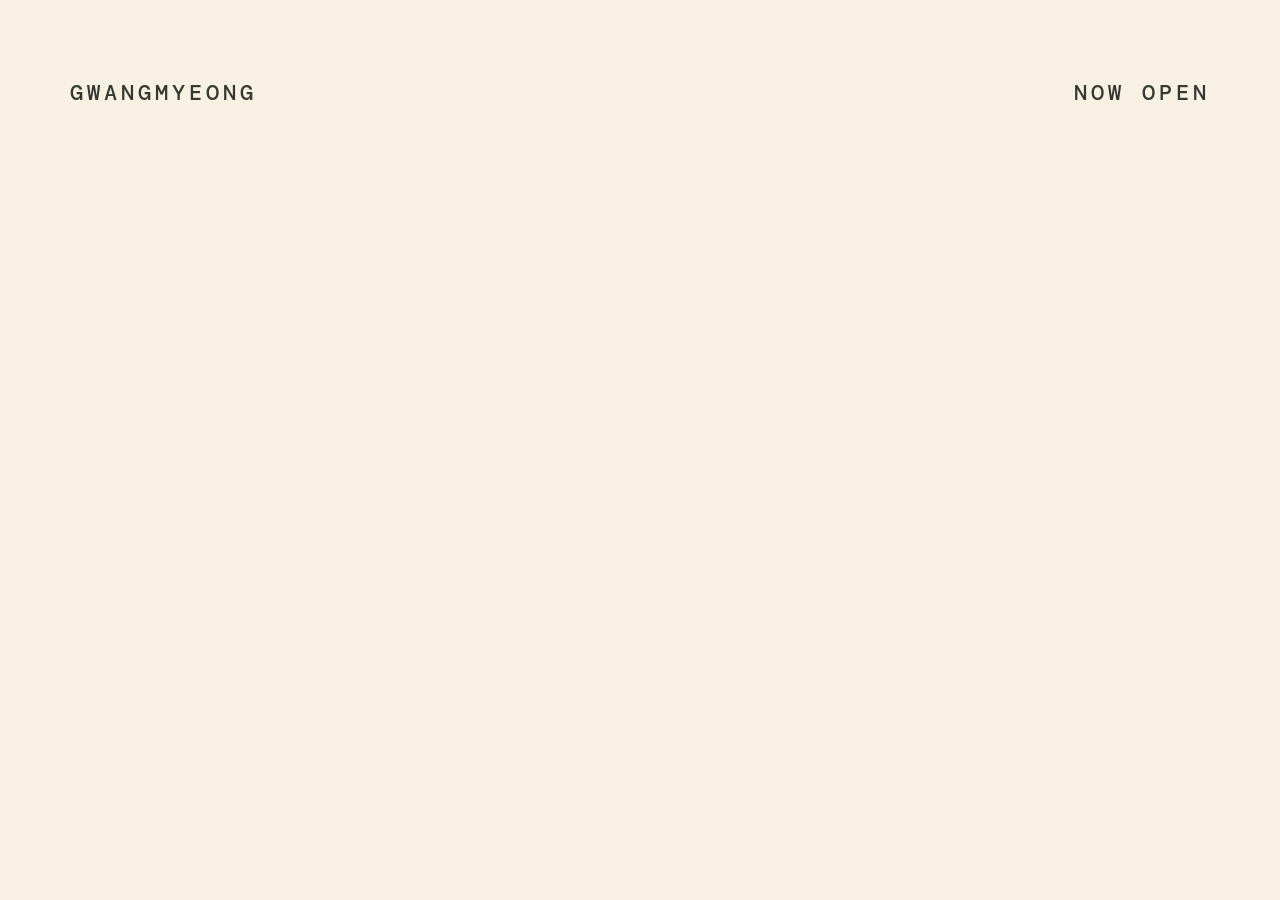
<file: gahaksan-arboretum/index.html>
<!doctype html>
<html><head><meta charset="utf-8">
<style>
@font-face { font-family: "Black Han Sans"; src: url(fonts/BlackHanSans-Regular.ttf); }
@font-face { font-family: "Inter Tight"; src: url(fonts/InterTight.ttf); font-weight: 100 900; }
@font-face { font-family: "DM Mono"; src: url(fonts/DMMono-Medium.ttf); font-weight: 500; }
html,body { margin:0; background:#000; overflow:hidden; }
canvas { display:block; }
</style></head>
<body>
<canvas id="c"></canvas>
<script src="engine.js"></script>
<script src="film.js"></script>
<script>
const cv = document.getElementById('c');
cv.width = G.W; cv.height = G.H;
const ctx = cv.getContext('2d');
window.DUR = FILM.DUR;
window.EV = FILM.EV;
window.render = (t) => FILM.render(ctx, t);
window.TEXTS = (t) => { FILM.render(ctx, t); return FILM.texts(); };
Promise.all([
  '40px "Black Han Sans"', '900 40px "Inter Tight"', '500 20px "DM Mono"',
].map((f) => document.fonts.load(f, 'Aa가학산수목원환영의정원온재사계도담숲이끼무료개테마'))).then(() => { render(0); window.READY = true; });
</script>
</body></html>
</file>
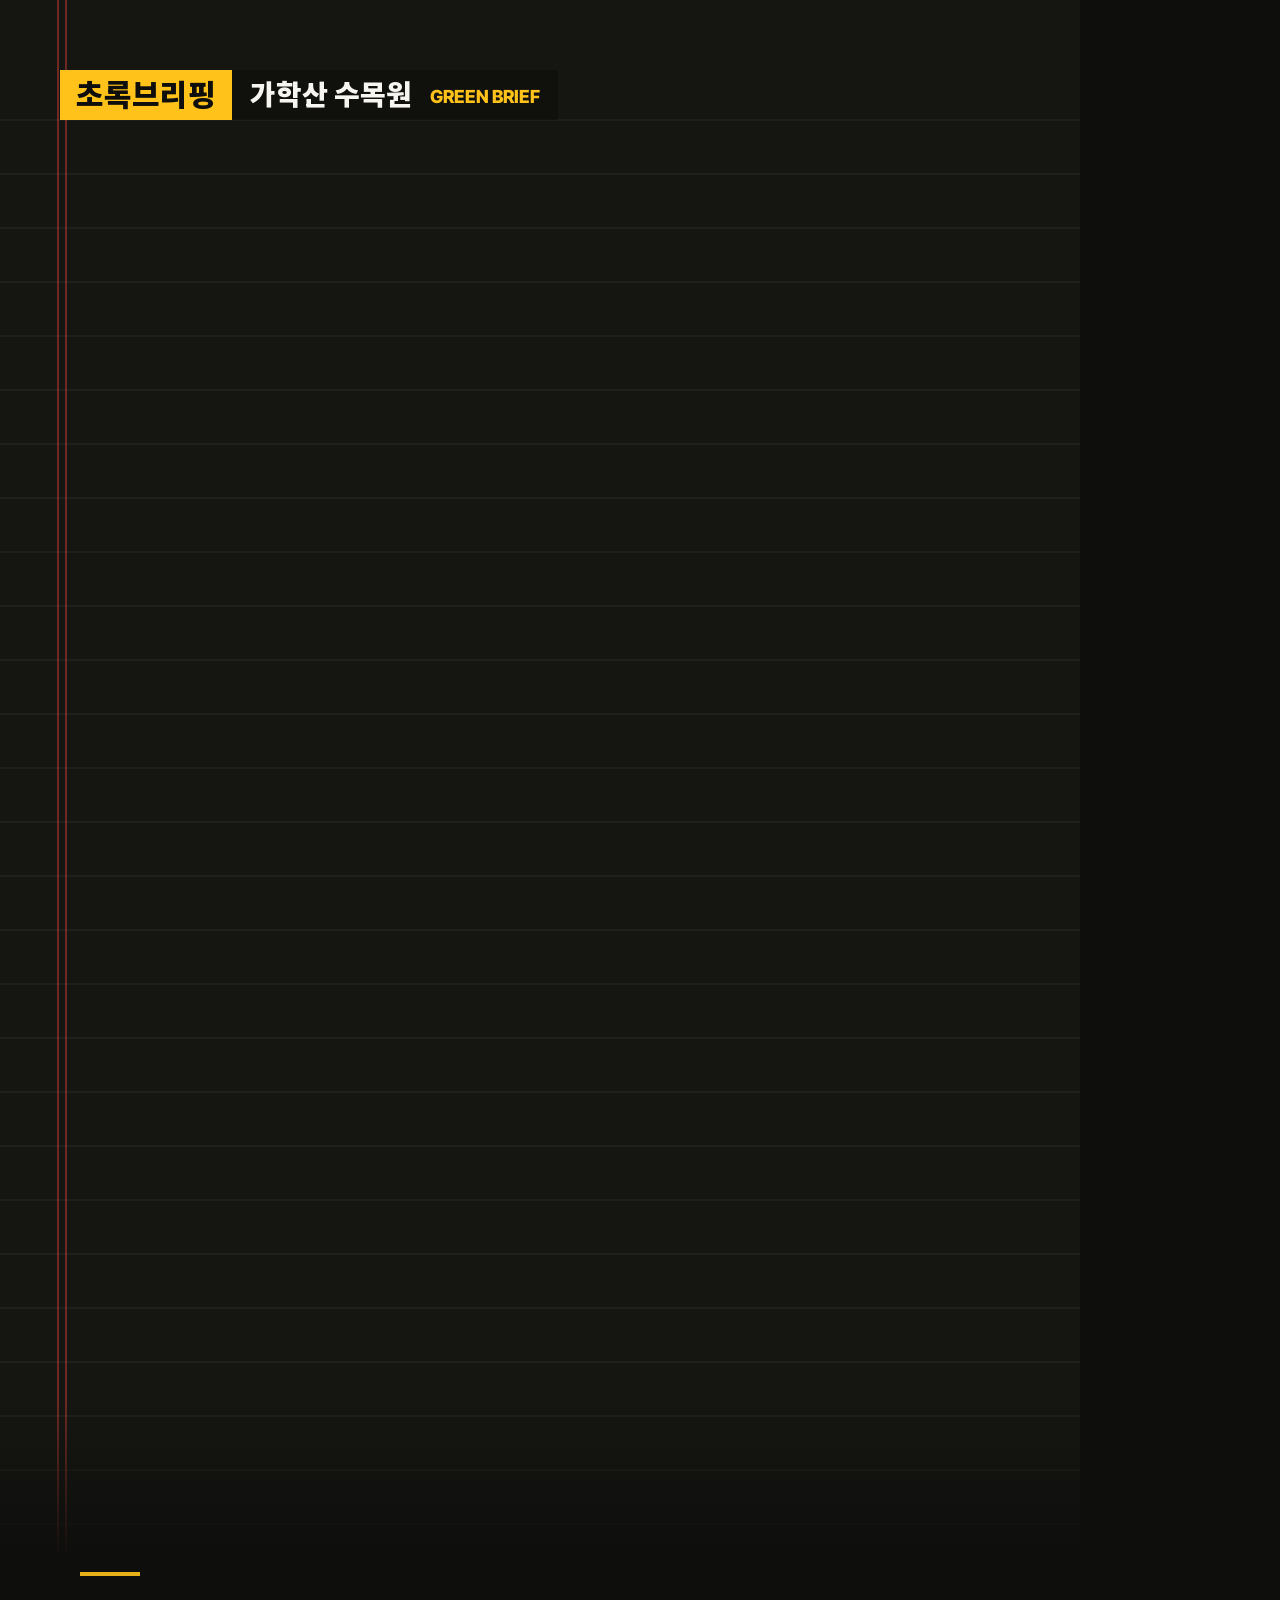
<file: gahaksan-caption-news/index.html>
<!doctype html>
<html><head><meta charset="utf-8"><title>가학산 수목원 개장</title>
<style>
@font-face{font-family:'KR9';font-weight:900;src:url(fonts/kr900.woff2) format('woff2');font-display:block}
@font-face{font-family:'KR5';font-weight:500;src:url(fonts/kr500.woff2) format('woff2');font-display:block}
@font-face{font-family:'IT';font-weight:100 900;src:url(fonts/InterTight.ttf);font-display:block}
html,body{margin:0;background:#0E0E0C;overflow:hidden}
canvas{display:block}
</style></head>
<body><canvas id="out" width="1080" height="1920"></canvas>
<script src="film.js"></script>
</body></html>
</file>
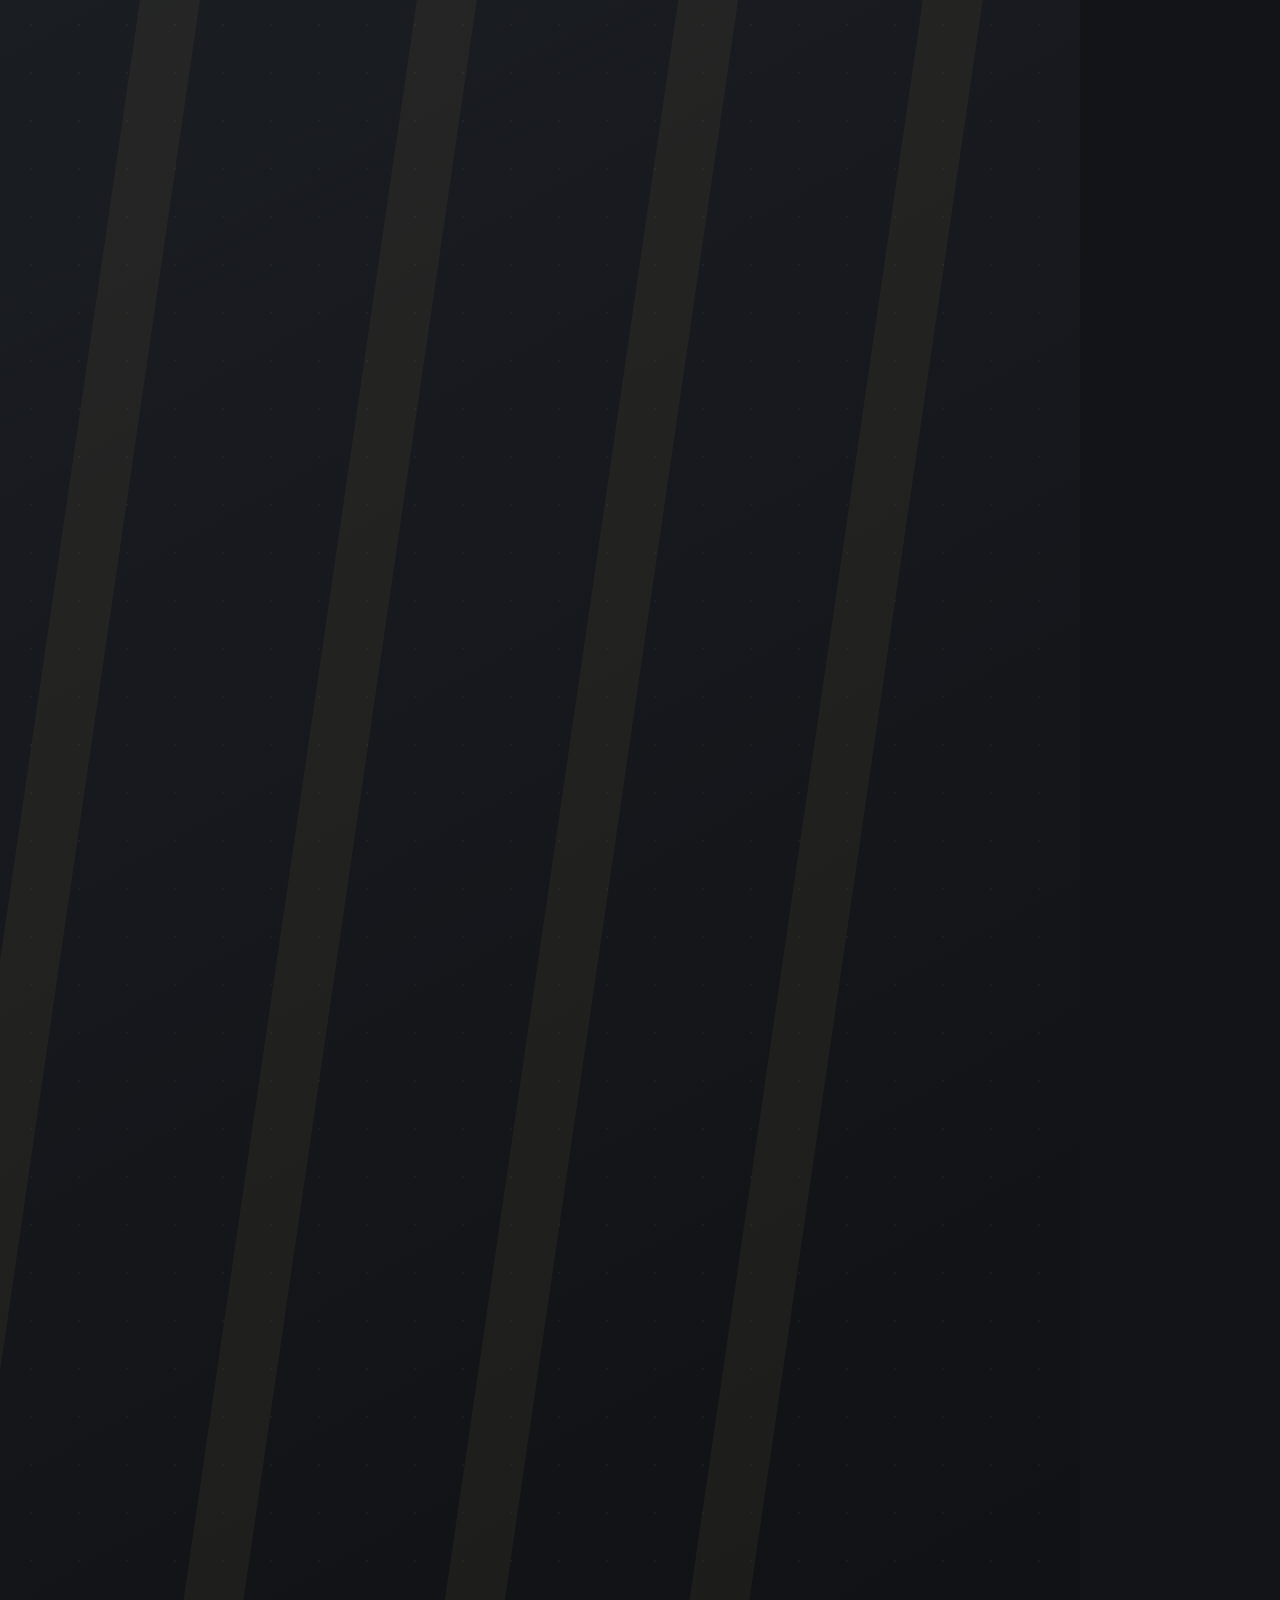
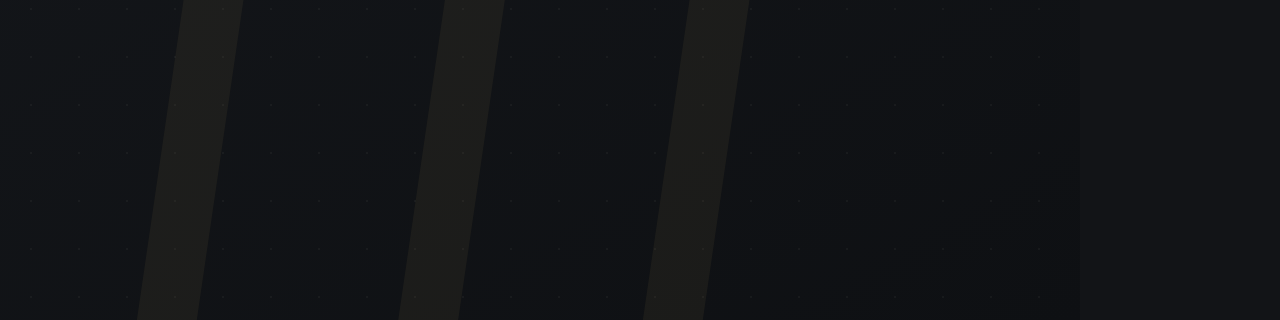
<file: gwangmyeong-dome-petition/index.html>
<!doctype html>
<html><head><meta charset="utf-8"><title>광명 돔구장 유치 서명운동</title>
<style>
@font-face{font-family:'KR';font-weight:900;src:url(fonts/kr900.woff2) format('woff2');font-display:block}
@font-face{font-family:'KR';font-weight:700;src:url(fonts/kr700.woff2) format('woff2');font-display:block}
@font-face{font-family:'Barlow';font-weight:800;src:url(fonts/b800.woff2) format('woff2');font-display:block}
@font-face{font-family:'Barlow';font-weight:600;src:url(fonts/b600.woff2) format('woff2');font-display:block}
@font-face{font-family:'Plex';font-weight:500;src:url(fonts/plex500.woff2) format('woff2');font-display:block}
html,body{margin:0;background:#121417;overflow:hidden}
canvas{display:block}
</style></head>
<body><canvas id="out" width="1080" height="1920"></canvas>
<script src="film.js"></script>
</body></html>
</file>
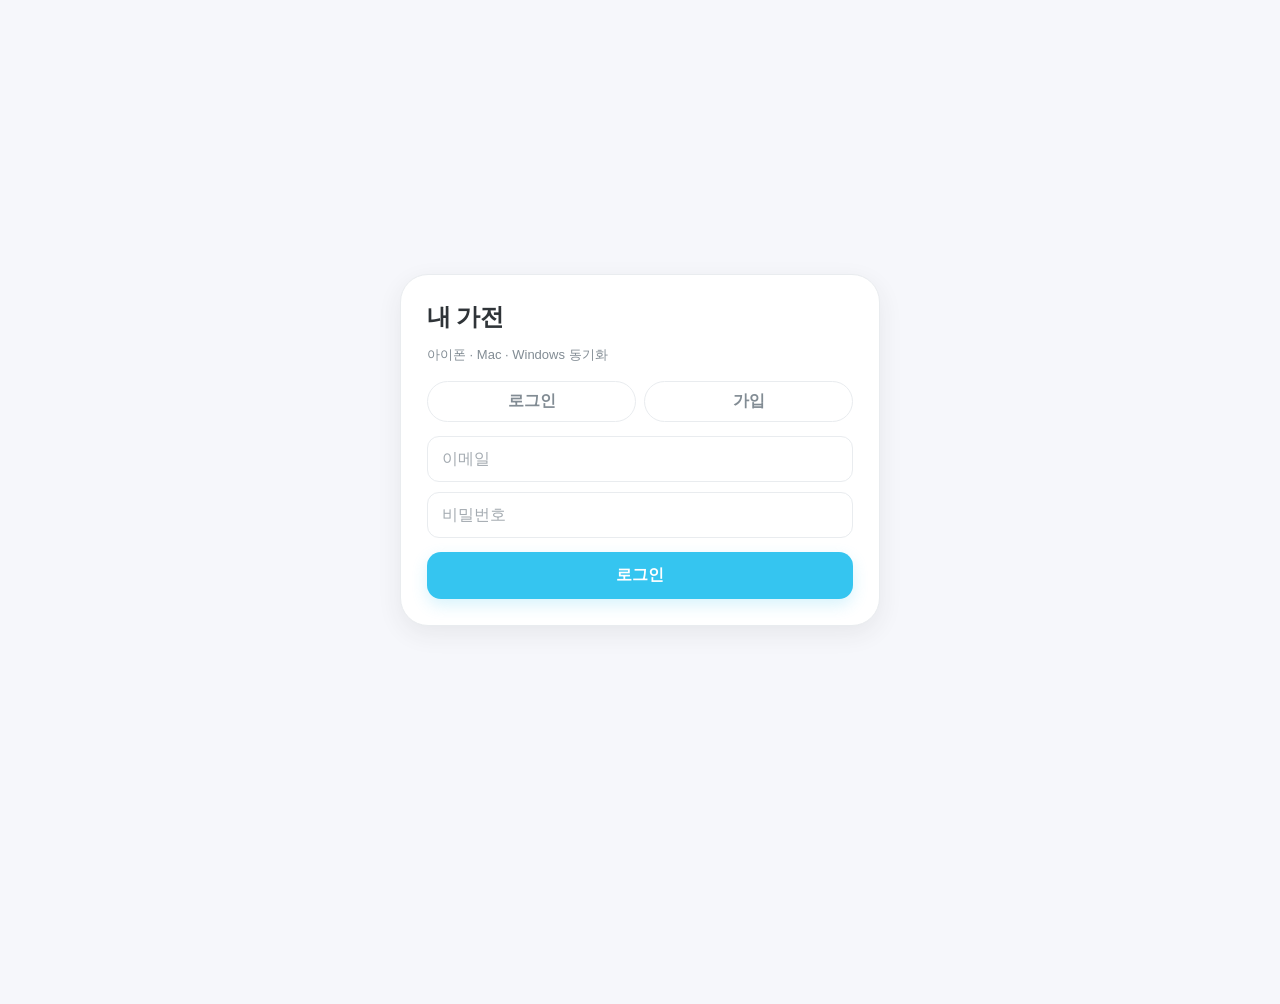
<file: home-style-board/index.html>
<!doctype html><html lang="ko"><head><meta charset="utf-8"><meta name="viewport" content="width=device-width,initial-scale=1,viewport-fit=cover"><meta name="theme-color" content="#f5f1eb"><meta name="apple-mobile-web-app-capable" content="yes"><meta name="apple-mobile-web-app-status-bar-style" content="default"><meta name="apple-mobile-web-app-title" content="내 가전"><title>내 가전</title><style>
:root{--b:#f5f1eb;--c:#fffdf9;--i:#23211f;--m:#817970;--l:#e5ddd3;--a:#2f5d50;--s:#e7efec}*{box-sizing:border-box}body{margin:0;background:var(--b);color:var(--i);font-family:-apple-system,BlinkMacSystemFont,"Apple SD Gothic Neo",sans-serif;padding-bottom:90px}button,input,select,textarea{font:inherit}button{cursor:pointer}input,select,textarea{width:100%;border:1px solid var(--l);background:#fff;border-radius:13px;padding:11px 12px}.hide{display:none!important}.center{min-height:100vh;display:grid;place-items:center;padding:18px}.box{width:min(480px,100%);background:var(--c);border:1px solid var(--l);border-radius:24px;padding:22px}.box h1,.top h1{margin:0;letter-spacing:-.04em}.muted{color:var(--m);font-size:13px}.tabs{display:flex;gap:7px;margin:14px 0}.tabs button,.chip,.mini{border:1px solid var(--l);background:var(--c);border-radius:999px;padding:8px 11px}.tabs button{flex:1}.on,.primary{background:var(--a)!important;color:#fff!important;border-color:var(--a)!important}.field{margin-top:10px}.primary{border:0;border-radius:13px;padding:12px 14px;font-weight:700}.full{width:100%;margin-top:14px}.msg{margin-top:10px;background:#f1ece5;border-radius:11px;padding:9px;font-size:12px}.wrap{max-width:980px;margin:auto;padding:18px 14px}.top{display:flex;justify-content:space-between;gap:12px;align-items:end}.budget{background:var(--c);border:1px solid var(--l);border-radius:15px;padding:9px 11px;text-align:right}.budget small{display:block;color:var(--m)}.tools{display:grid;grid-template-columns:1fr auto auto;gap:8px;margin:14px 0 10px}.tools button{border-radius:12px}.chips{display:flex;gap:7px;overflow:auto;padding-bottom:10px}.meta{display:flex;justify-content:space-between;align-items:center;color:var(--m);font-size:12px;margin-bottom:10px}.grid{display:grid;grid-template-columns:repeat(2,minmax(0,1fr));gap:11px}.card{background:var(--c);border:1px solid var(--l);border-radius:18px;overflow:hidden}.pic{aspect-ratio:1;background:#ebe5dc;position:relative;display:grid;place-items:center;overflow:hidden}.pic img{width:100%;height:100%;object-fit:cover}.tag{position:absolute;top:8px;left:8px;background:#fffe;border-radius:999px;padding:5px 7px;font-size:11px}.body{padding:11px}.name{font-weight:750;white-space:nowrap;overflow:hidden;text-overflow:ellipsis}.sub{font-size:11px;color:var(--m);margin-top:4px}.spec{font-size:11px;background:var(--b);border-radius:10px;padding:7px 8px;margin-top:7px;line-height:1.5}.price{font-weight:700;margin-top:7px}.memo{font-size:12px;color:#625b55;margin:7px 0;min-height:34px}.acts{display:flex;gap:6px}.acts button{flex:1;border:1px solid var(--l);background:#fff;border-radius:10px;padding:7px}.fab{position:fixed;right:18px;bottom:calc(18px + env(safe-area-inset-bottom));border:0;border-radius:999px;background:var(--a);color:#fff;padding:15px 18px;font-weight:700}.back{position:fixed;inset:0;background:#0006;display:grid;place-items:center;padding:12px;z-index:20}.sheet{width:min(620px,100%);max-height:92vh;overflow:auto;background:var(--c);border-radius:22px;padding:17px}.head,.foot,.row{display:flex;gap:8px}.head{justify-content:space-between;align-items:center}.head h2{margin:0}.head button{border:0;background:transparent;font-size:24px}.row>*{flex:1}.three{display:grid;grid-template-columns:repeat(3,1fr);gap:6px}.lab{display:block;font-size:12px;color:var(--m);margin:11px 2px 5px}.check{display:flex;align-items:center;gap:7px;font-size:12px;margin-top:11px}.check input{width:auto}.foot{margin-top:15px}.foot .primary{flex:1}.danger{border:0;background:#f6e6e3;color:#9c4338;border-radius:12px;padding:12px}.toast{position:fixed;left:50%;bottom:28px;z-index:99;transform:translateX(-50%);background:#23211f;color:#fff;border-radius:999px;padding:10px 14px;font-size:12px;opacity:0;transition:.2s;pointer-events:none}.toast.show{opacity:1}.notice{text-align:center}.notice b{display:block;background:var(--b);border-radius:11px;padding:9px;margin:12px 0;word-break:break-all}.empty{grid-column:1/-1;text-align:center;padding:60px;color:var(--m)}@media(min-width:760px){.grid{grid-template-columns:repeat(3,minmax(0,1fr))}}@media(max-width:560px){.top{display:block}.budget{margin-top:10px}.tools{grid-template-columns:1fr auto}.desktop{display:none}.row{display:block}}

.appnav{display:flex;align-items:center;justify-content:space-between;gap:10px;margin-bottom:18px}.mainnav{display:flex;gap:6px;background:#e9e2d9;padding:4px;border-radius:14px}.mainnav button{border:0;background:transparent;border-radius:10px;padding:9px 14px;font-weight:700;color:var(--m)}.mainnav button.on{background:var(--c)!important;color:var(--i)!important;box-shadow:0 1px 4px #0001}.viewhead{margin-bottom:12px}.wishchips{display:flex;gap:7px;overflow:auto;padding-bottom:10px}.priority{position:absolute;top:8px;left:8px;background:#fffe;border-radius:999px;padding:5px 7px;font-size:11px}.wishcat{font-size:11px;color:var(--m);margin-top:4px}.wishcard .memo{min-height:28px}.wishlink{word-break:break-all}@media(max-width:560px){.appnav{align-items:flex-start}.mainnav{flex:1}.mainnav button{flex:1;padding:9px 8px}}
</style><link rel="stylesheet" href="theme.css"></head><body>
<section id="auth" class="center"><div class="box"><h1>내 가전</h1><p class="muted">아이폰 · Mac · Windows 동기화</p><div class="tabs"><button id="lt" class="on">로그인</button><button id="st">가입</button></div><form id="af"><input id="em" type="email" placeholder="이메일" required><input id="pw" class="field" type="password" minlength="6" placeholder="비밀번호" required><button id="ab" class="primary full">로그인</button></form><div id="am" class="msg hide"></div></div></section>
<section id="app" class="hide"><div class="wrap"><div class="appnav"><div class="mainnav"><button id="navOwned" class="on">내 가전</button><button id="navWish">위시리스트</button></div><button id="out" class="mini">로그아웃</button></div>
<section id="ownedView"><header class="top viewhead"><div><h1>내 가전</h1><div id="ue" class="muted"></div><div class="muted"><span id="sy">동기화 준비 중</span> · <button id="sync" class="mini">↻</button></div></div><div class="budget"><small>예상 총액</small><b id="tot">0원</b></div></header><div class="tools"><input id="q" placeholder="이름, 메모, 공간 검색"><button id="add" class="primary desktop">＋ 추가</button></div><div id="chips" class="chips"></div><div id="cnt" class="meta"></div><div id="grid" class="grid"></div></section>
<section id="wishView" class="hide"><header class="top viewhead"><div><h1>위시리스트</h1><div id="wue" class="muted"></div><div class="muted"><span id="wsy">동기화 준비 중</span> · <button id="wsync" class="mini">↻</button></div></div><div class="budget"><small>위시 총액</small><b id="wtot">0원</b></div></header><div class="tools"><input id="wq" placeholder="이름, 분류, 메모 검색"><button id="wadd" class="primary desktop">＋ 추가</button></div><div id="wchips" class="wishchips"></div><div id="wcnt" class="meta"></div><div id="wgrid" class="grid"></div></section></div><button id="fab" class="fab">＋ 내 가전 추가</button><button id="wfab" class="fab hide">＋ 위시 추가</button></section>
<div id="notice" class="back hide"><div class="box notice"><h2>인증 메일을 보냈습니다</h2><p class="muted">메일에서 인증을 완료한 뒤 로그인해 주세요.</p><b id="ne"></b><button id="nok" class="primary full">확인하고 로그인하기</button></div></div>
<div id="modal" class="back hide"><form id="form" class="sheet"><div class="head"><h2 id="title">아이템 추가</h2><button id="x" type="button">×</button></div><span class="lab">제품 링크</span><div class="row"><input id="link" placeholder="https://..."><button id="auto" type="button" class="mini">자동 채우기</button></div><div id="fm" class="msg hide"></div><span class="lab">제품 이름</span><input id="name" placeholder="비워도 저장 가능"><span class="lab">이미지 주소</span><input id="img" placeholder="https://.../image.jpg"><div class="row"><div><span class="lab">공간</span><select id="room"></select></div><div><span class="lab">카테고리</span><select id="cat"></select></div></div><span class="lab">크기 mm (가로 × 깊이 × 높이)</span><div class="three"><input id="w" inputmode="numeric" placeholder="가로"><input id="d" inputmode="numeric" placeholder="깊이"><input id="h" inputmode="numeric" placeholder="높이"></div><div class="row"><div><span class="lab">색상</span><input id="color" placeholder="예: 페블그레이"></div><label class="check"><input id="approx" type="checkbox"> 대략적인 치수</label></div><div class="row"><div><span class="lab">가격</span><input id="price" inputmode="numeric"></div><div><span class="lab">상태</span><select id="status"></select></div></div><span class="lab">구매/수령일</span><input id="date" type="date"><span class="lab">메모</span><textarea id="memo" rows="3" placeholder="배치/외형 설명"></textarea><div class="foot"><button id="del" type="button" class="danger hide">삭제</button><button class="primary">저장</button></div></form></div><div id="wmodal" class="back hide"><form id="wform" class="sheet"><div class="head"><h2 id="wtitle">위시 추가</h2><button id="wx" type="button">×</button></div><span class="lab">제품 링크</span><div class="row"><input id="wlink" placeholder="https://..."><button id="wauto" type="button" class="mini">자동 채우기</button></div><div id="wfm" class="msg hide"></div><span class="lab">이름</span><input id="wname" placeholder="비워도 저장 가능"><span class="lab">이미지 주소</span><input id="wimg" placeholder="https://.../image.jpg"><div class="row"><div><span class="lab">분류</span><input id="wcat" placeholder="가전, 가구, 생활용품 등 자유롭게"></div><div><span class="lab">우선순위</span><select id="wpriority"></select></div></div><span class="lab">예상 가격</span><input id="wprice" inputmode="numeric"><span class="lab">메모</span><textarea id="wmemo" rows="4" placeholder="사려는 이유, 비교할 제품, 원하는 옵션 등"></textarea><div class="foot"><button id="wdel" type="button" class="danger hide">삭제</button><button class="primary">저장</button></div></form></div><div id="toast" class="toast"></div>
<script>
const SB='https://yapuwctfksadvnytpzhu.supabase.co',KEY='sb_publishable_OXDfPTrmy3Au7LRxp9mCuw_x-YUXaE2',PRE=SB+'/functions/v1/home-style-app',ROOMS=['전체','거실','주방','침실','욕실','현관','서재','베란다','기타'],CATS=['가구','조명','패브릭','수납','주방','욕실','오브제','가전','기타'],STS=['찜','비교중','구매예정','구매완료','선물받음'];let S=JSON.parse(localStorage.getItem('hs4')||'null'),items=[],filter='전체',editing=null,mode='login',last=0,loading=false,wishItems=[],wishEditing=null,wishFilter='전체',wishLast=0,wishLoading=false,currentView=localStorage.getItem('hs_view')||'owned';const $=s=>document.querySelector(s),esc=s=>String(s||'').replace(/[&<>"']/g,m=>({'&':'&amp;','<':'&lt;','>':'&gt;','"':'&quot;',"'":'&#39;'}[m])),safe=u=>{try{let x=new URL(u);return /^https?:$/.test(x.protocol)?x.href:''}catch{return''}},num=v=>v?Number(String(v).replace(/\D/g,'')):null,won=v=>Number(v||0).toLocaleString('ko-KR')+'원',today=()=>new Date().toLocaleDateString('sv-SE');let tt;function toast(t){let e=$('#toast');e.textContent=t;e.classList.add('show');clearTimeout(tt);tt=setTimeout(()=>e.classList.remove('show'),2200)}function msg(e,t){e.textContent=t||'';e.classList.toggle('hide',!t)}function uid(){return crypto.randomUUID()}function saveS(s){S=s;localStorage.setItem('hs4',JSON.stringify(s))}let refreshPromise=null;async function refreshSession(){if(refreshPromise)return refreshPromise;const used=S?.refresh_token;if(!used)return false;refreshPromise=(async()=>{try{const rr=await fetch(SB+'/auth/v1/token?grant_type=refresh_token',{method:'POST',headers:{apikey:KEY,'Content-Type':'application/json'},body:JSON.stringify({refresh_token:used})});if(rr.ok){saveS(await rr.json());return true}let latest=null;try{latest=JSON.parse(localStorage.getItem('hs4')||'null')}catch{}if(latest?.refresh_token&&latest.refresh_token!==used){S=latest;return true}localStorage.removeItem('hs4');S=null;items=[];wishItems=[];setTimeout(()=>showApp(),0);toast('로그인이 만료되었습니다. 다시 로그인해 주세요.');return false}catch{return false}finally{refreshPromise=null}})();return refreshPromise}async function raw(url,o={}){const send=()=>{const headers={apikey:KEY,...(o.headers||{})};if(headers.Authorization&&S?.access_token)headers.Authorization='Bearer '+S.access_token;if(headers.authorization&&S?.access_token)headers.authorization='Bearer '+S.access_token;return fetch(url,{...o,headers})};let r=await send();if(r.status===401&&S?.refresh_token){if(await refreshSession())r=await send()}return r}function authHeaders(){return{Authorization:'Bearer '+S.access_token,'Content-Type':'application/json'}}function opt(el,a){el.innerHTML=a.map(x=>`<option>${x}</option>`).join('')}opt($('#room'),ROOMS.slice(1));opt($('#cat'),CATS);opt($('#status'),STS);opt($('#wpriority'),['높음','보통','낮음']);
async function sync(force=false){if(!S?.user?.id||loading||(!force&&Date.now()-last<30000))return;loading=true;$('#sy').textContent='동기화 중…';try{let u=SB+'/rest/v1/home_style_items?select=*&user_id=eq.'+S.user.id+'&order=created_at.desc',r=await raw(u,{headers:authHeaders()});if(!r.ok)throw Error('동기화 실패');items=await r.json();last=Date.now();render();$('#sy').textContent='최근 동기화 '+new Date().toLocaleTimeString('ko-KR',{hour:'2-digit',minute:'2-digit'})}catch(e){$('#sy').textContent='동기화 오류'}finally{loading=false}}
async function syncWish(force=false){if(!S?.user?.id||wishLoading||(!force&&Date.now()-wishLast<30000))return;wishLoading=true;$('#wsy').textContent='동기화 중…';try{let u=SB+'/rest/v1/wishlist_items?select=*&user_id=eq.'+S.user.id+'&order=created_at.desc',r=await raw(u,{headers:authHeaders()});if(!r.ok)throw Error('동기화 실패');wishItems=await r.json();wishLast=Date.now();renderWish();$('#wsy').textContent='최근 동기화 '+new Date().toLocaleTimeString('ko-KR',{hour:'2-digit',minute:'2-digit'})}catch(e){$('#wsy').textContent='동기화 오류'}finally{wishLoading=false}}
function renderWish(){let q=$('#wq').value.trim().toLowerCase(),a=wishItems.filter(x=>(wishFilter==='전체'||x.priority===wishFilter)&&(!q||[x.name,x.category,x.memo].join(' ').toLowerCase().includes(q)));$('#wtot').textContent=won(wishItems.reduce((sum,x)=>sum+(+x.price||0),0));$('#wcnt').textContent=`${a.length}개 · 전체 ${wishItems.length}개`;let fs=['전체','높음','보통','낮음'];$('#wchips').innerHTML=fs.map(r=>`<button class="chip ${r===wishFilter?'on':''}" data-wr="${r}">${r}</button>`).join('');$('#wchips').querySelectorAll('button').forEach(b=>b.onclick=()=>{wishFilter=b.dataset.wr;renderWish()});$('#wgrid').innerHTML=a.length?a.map(x=>`<article class="card wishcard"><div class="pic">${x.image?`<img src="${esc(x.image)}">`:'♡'}<span class="priority">${esc(x.priority||'보통')}</span></div><div class="body"><div class="name">${esc(x.name)}</div><div class="wishcat">${esc(x.category||'분류 없음')}</div><div class="price">${x.price?won(x.price):'가격 미정'}</div><div class="memo">${esc(x.memo||'메모 없음')}</div><div class="acts">${x.link?`<button data-wo="${esc(x.link)}">링크</button>`:''}<button data-we="${x.id}">수정</button></div></div></article>`).join(''):'<div class="empty">사고 싶은 걸 여기에 모아두세요.</div>';$('#wgrid').querySelectorAll('[data-wo]').forEach(b=>b.onclick=()=>open(b.dataset.wo,'_blank'));$('#wgrid').querySelectorAll('[data-we]').forEach(b=>b.onclick=()=>openWishForm(wishItems.find(x=>x.id===b.dataset.we)))}
function switchView(v){currentView=v==='wish'?'wish':'owned';localStorage.setItem('hs_view',currentView);let w=currentView==='wish';$('#ownedView').classList.toggle('hide',w);$('#wishView').classList.toggle('hide',!w);$('#navOwned').classList.toggle('on',!w);$('#navWish').classList.toggle('on',w);$('#fab').classList.toggle('hide',w);$('#wfab').classList.toggle('hide',!w);if(S?.user?.id){if(w)syncWish(true);else sync(true)}}
function specs(x){let a=[x.width_mm,x.depth_mm,x.height_mm].filter(Boolean);if(!a.length&&!x.color)return'';let z=a.length?(x.size_approx?'약 ':'')+a.join(' × ')+' mm':'';let b=x.width_mm&&x.depth_mm?'바닥 '+x.width_mm+' × '+x.depth_mm+' mm':'';return`<div class="spec">${z?'<b>'+esc(z)+'</b><br>':''}${esc([b,x.color].filter(Boolean).join(' · '))}</div>`}function render(){let q=$('#q').value.trim().toLowerCase(),a=items.filter(x=>(filter==='전체'||x.room===filter)&&(!q||[x.name,x.memo,x.room,x.category,x.color].join(' ').toLowerCase().includes(q)));$('#tot').textContent=won(items.reduce((s,x)=>s+(+x.price||0),0));$('#cnt').textContent=`${a.length}개 · 전체 ${items.length}개`;$('#chips').innerHTML=ROOMS.map(r=>`<button class="chip ${r===filter?'on':''}" data-r="${r}">${r}</button>`).join('');$('#chips').querySelectorAll('button').forEach(b=>b.onclick=()=>{filter=b.dataset.r;render()});$('#grid').innerHTML=a.length?a.map(x=>`<article class="card"><div class="pic">${x.image?`<img src="${esc(x.image)}">`:'⌂'}<span class="tag">${esc(x.status)}</span></div><div class="body"><div class="name">${esc(x.name)}</div><div class="sub">${esc(x.room)} · ${esc(x.category)}</div>${specs(x)}<div class="price">${x.price?won(x.price):(x.status==='선물받음'?'🎁 선물받음':'가격 미정')}</div>${x.purchase_date?`<div class="sub">${x.status==='선물받음'?'받은날':'구매일'} ${esc(x.purchase_date.replaceAll('-','.'))}</div>`:''}<div class="memo">${esc(x.memo||'메모 없음')}</div><div class="acts">${x.link?`<button data-o="${esc(x.link)}">링크</button>`:''}<button data-e="${x.id}">수정</button></div></div></article>`).join(''):'<div class="empty">아직 아이템이 없어요.</div>';$('#grid').querySelectorAll('[data-o]').forEach(b=>b.onclick=()=>open(b.dataset.o,'_blank'));$('#grid').querySelectorAll('[data-e]').forEach(b=>b.onclick=()=>openForm(items.find(x=>x.id===b.dataset.e)))}function showApp(){let ok=!!S?.user?.id;$('#auth').classList.toggle('hide',ok);$('#app').classList.toggle('hide',!ok);if(ok){$('#ue').textContent=S.user.email||'';$('#wue').textContent=S.user.email||'';switchView(currentView)}}
function setMode(m){mode=m;$('#lt').classList.toggle('on',m==='login');$('#st').classList.toggle('on',m==='signup');$('#ab').textContent=m==='login'?'로그인':'내 계정 만들기';msg($('#am'),'')}$('#lt').onclick=()=>setMode('login');$('#st').onclick=()=>setMode('signup');$('#af').onsubmit=async e=>{e.preventDefault();let b=$('#ab');if(b.disabled)return;b.disabled=true;b.textContent='처리 중…';msg($('#am'),'');let email=$('#em').value.trim(),password=$('#pw').value;try{if(mode==='signup'){let r=await fetch(SB+'/auth/v1/signup',{method:'POST',headers:{apikey:KEY,'Content-Type':'application/json'},body:JSON.stringify({email,password})}),d=await r.json();if(!r.ok)throw Error(d.msg||d.message||'가입 실패');$('#ne').textContent=email;$('#notice').classList.remove('hide')}else{let r=await fetch(SB+'/auth/v1/token?grant_type=password',{method:'POST',headers:{apikey:KEY,'Content-Type':'application/json'},body:JSON.stringify({email,password})}),d=await r.json();if(!r.ok)throw Error(d.error_description||d.msg||'로그인 실패');saveS(d);showApp()}}catch(x){msg($('#am'),x.message)}finally{b.disabled=false;b.textContent=mode==='login'?'로그인':'내 계정 만들기'}};$('#nok').onclick=()=>{$('#notice').classList.add('hide');setMode('login')};$('#out').onclick=()=>{localStorage.removeItem('hs4');S=null;items=[];wishItems=[];showApp()};$('#navOwned').onclick=()=>switchView('owned');$('#navWish').onclick=()=>switchView('wish');
function openForm(x=null){editing=x;$('#title').textContent=x?'아이템 수정':'아이템 추가';$('#del').classList.toggle('hide',!x);for(let [id,k,def] of [['link','link',''],['name','name',''],['img','image',''],['room','room','거실'],['cat','category','가구'],['w','width_mm',''],['d','depth_mm',''],['h','height_mm',''],['color','color',''],['price','price',''],['status','status','찜'],['date','purchase_date',''],['memo','memo','']])$('#'+id).value=x?.[k]??def;$('#approx').checked=!!x?.size_approx;msg($('#fm'),'');$('#modal').classList.remove('hide')}$('#add').onclick=$('#fab').onclick=()=>openForm();$('#x').onclick=()=>$('#modal').classList.add('hide');$('#modal').onmousedown=e=>{if(e.target===$('#modal'))$('#modal').classList.add('hide')};$('#status').onchange=()=>{if(['구매완료','선물받음'].includes($('#status').value)&&!$('#date').value)$('#date').value=today()};
async function write(method,p,id){let url=SB+'/rest/v1/home_style_items'+(method==='PATCH'?`?id=eq.${id}&user_id=eq.${S.user.id}`:'');let r=await raw(url,{method,headers:{...authHeaders(),Prefer:'return=minimal'},body:JSON.stringify(p),keepalive:true});if(!r.ok){let d={};try{d=await r.json()}catch{}throw Error(d.message||'서버 저장 실패')}}function openWishForm(x=null){wishEditing=x;$('#wtitle').textContent=x?'위시 수정':'위시 추가';$('#wdel').classList.toggle('hide',!x);$('#wlink').value=x?.link??'';$('#wname').value=x?.name??'';$('#wimg').value=x?.image??'';$('#wcat').value=x?.category??'';$('#wpriority').value=x?.priority??'보통';$('#wprice').value=x?.price??'';$('#wmemo').value=x?.memo??'';msg($('#wfm'),'');$('#wmodal').classList.remove('hide')}
$('#wadd').onclick=$('#wfab').onclick=()=>openWishForm();$('#wx').onclick=()=>$('#wmodal').classList.add('hide');$('#wmodal').onmousedown=e=>{if(e.target===$('#wmodal'))$('#wmodal').classList.add('hide')};
async function writeWish(method,p,id){let url=SB+'/rest/v1/wishlist_items'+(method==='PATCH'?`?id=eq.${id}&user_id=eq.${S.user.id}`:'');let r=await raw(url,{method,headers:{...authHeaders(),Prefer:'return=minimal'},body:JSON.stringify(p),keepalive:true});if(!r.ok){let d={};try{d=await r.json()}catch{}throw Error(d.message||'서버 저장 실패')}}
$('#wform').onsubmit=e=>{e.preventDefault();const full={user_id:S.user.id,name:$('#wname').value.trim(),link:safe($('#wlink').value)||null,image:safe($('#wimg').value)||null,category:$('#wcat').value.trim()||null,price:num($('#wprice').value),priority:$('#wpriority').value,memo:$('#wmemo').value.trim()||null};const edit=!!wishEditing,id=edit?wishEditing.id:uid(),previous=edit?{...wishEditing}:null;let payload;if(edit){payload={};for(const k of ['name','link','image','category','price','priority','memo']){const before=wishEditing[k]??null,after=full[k]??null;if(String(before)!==String(after))payload[k]=full[k]}if(!Object.keys(payload).length){$('#wmodal').classList.add('hide');wishEditing=null;toast('변경사항이 없습니다');return}wishItems=wishItems.map(x=>x.id===id?{...x,...payload,updated_at:new Date().toISOString()}:x)}else{if(!full.name)full.name='이름 없음';payload={...full,id};let now=new Date().toISOString();wishItems=[{...payload,created_at:now,updated_at:now},...wishItems]}renderWish();$('#wmodal').classList.add('hide');wishEditing=null;toast('저장 중…');writeWish(edit?'PATCH':'POST',payload,id).then(()=>{wishLast=Date.now();toast(edit?'위시가 수정되었습니다 ✓':'위시리스트에 추가했습니다 ✓')}).catch(er=>{if(edit&&previous)wishItems=wishItems.map(x=>x.id===id?previous:x);else wishItems=wishItems.filter(x=>x.id!==id);renderWish();toast('저장 실패 · '+er.message)})};
$('#wdel').onclick=()=>{if(!wishEditing||!confirm('위시리스트에서 삭제할까요?'))return;let x=wishEditing,id=x.id;wishItems=wishItems.filter(i=>i.id!==id);renderWish();$('#wmodal').classList.add('hide');wishEditing=null;toast('삭제 중…');raw(SB+`/rest/v1/wishlist_items?id=eq.${id}&user_id=eq.${S.user.id}`,{method:'DELETE',headers:{...authHeaders(),Prefer:'return=minimal'},keepalive:true}).then(r=>{if(!r.ok)throw 0;toast('삭제되었습니다 ✓')}).catch(()=>{wishItems=[x,...wishItems];renderWish();toast('삭제 실패')})};
$('#wauto').onclick=async()=>{let u=safe($('#wlink').value);if(!u)return msg($('#wfm'),'제품 링크를 넣어주세요.');$('#wauto').textContent='…';try{let r=await raw(PRE+'?preview='+encodeURIComponent(u),{headers:{Authorization:'Bearer '+S.access_token}}),d=await r.json();if(!r.ok)throw Error(d.error||'자동 채우기 실패');if(!$('#wname').value)$('#wname').value=d.title||'';if(d.image)$('#wimg').value=d.image;msg($('#wfm'),'자동 채우기 완료')}catch(e){msg($('#wfm'),e.message)}finally{$('#wauto').textContent='자동 채우기'}};
$('#form').onsubmit=e=>{e.preventDefault();
  const full={
    user_id:S.user.id,
    name:$('#name').value.trim(),
    link:safe($('#link').value)||null,
    image:safe($('#img').value)||null,
    room:$('#room').value,
    category:$('#cat').value,
    width_mm:num($('#w').value),
    depth_mm:num($('#d').value),
    height_mm:num($('#h').value),
    size_approx:$('#approx').checked,
    color:$('#color').value.trim()||null,
    price:num($('#price').value),
    status:$('#status').value,
    purchase_date:$('#date').value||(['구매완료','선물받음'].includes($('#status').value)?today():null),
    memo:$('#memo').value.trim()||null
  };
  const edit=!!editing;
  const id=edit?editing.id:uid();
  const previous=edit?{...editing}:null;
  let payload;

  if(edit){
    payload={};
    const keys=['name','link','image','room','category','width_mm','depth_mm','height_mm','size_approx','color','price','status','purchase_date','memo'];
    for(const k of keys){
      const before=editing[k]??null;
      const after=full[k]??null;
      if(String(before)!==String(after)) payload[k]=full[k];
    }
    if(!Object.keys(payload).length){
      $('#modal').classList.add('hide');
      editing=null;
      toast('변경사항이 없습니다');
      return;
    }
    items=items.map(x=>x.id===id?{...x,...payload,updated_at:new Date().toISOString()}:x);
  }else{
    // 새 아이템도 특정 필드 하나만 입력해도 저장 가능하도록 이름이 없으면 기본 표시명을 사용.
    if(!full.name) full.name='이름 없음';
    payload={...full,id};
    const now=new Date().toISOString();
    items=[{...payload,created_at:now,updated_at:now},...items];
  }

  render();
  $('#modal').classList.add('hide');
  editing=null;
  toast('저장 중…');

  write(edit?'PATCH':'POST',payload,id).then(()=>{
    last=Date.now();
    toast(edit?'수정사항이 저장되었습니다 ✓':'아이템이 추가되었습니다 ✓');
  }).catch(er=>{
    if(edit&&previous) items=items.map(x=>x.id===id?previous:x);
    else items=items.filter(x=>x.id!==id);
    render();
    toast('저장 실패 · '+er.message);
  });
};
$('#del').onclick=()=>{if(!editing||!confirm('삭제할까요?'))return;let x=editing,id=x.id;items=items.filter(i=>i.id!==id);render();$('#modal').classList.add('hide');editing=null;toast('삭제 중…');raw(SB+`/rest/v1/home_style_items?id=eq.${id}&user_id=eq.${S.user.id}`,{method:'DELETE',headers:{...authHeaders(),Prefer:'return=minimal'},keepalive:true}).then(r=>{if(!r.ok)throw 0;toast('삭제되었습니다 ✓')}).catch(()=>{items=[x,...items];render();toast('삭제 실패')})};
$('#auto').onclick=async()=>{let u=safe($('#link').value);if(!u)return msg($('#fm'),'제품 링크를 넣어주세요.');$('#auto').textContent='…';try{let r=await raw(PRE+'?preview='+encodeURIComponent(u),{headers:{Authorization:'Bearer '+S.access_token}}),d=await r.json();if(!r.ok)throw Error(d.error||'자동 채우기 실패');if(!$('#name').value)$('#name').value=d.title||'';if(d.image)$('#img').value=d.image;msg($('#fm'),'자동 채우기 완료')}catch(e){msg($('#fm'),e.message)}finally{$('#auto').textContent='자동 채우기'}};$('#q').oninput=render;$('#wq').oninput=renderWish;$('#sync').onclick=()=>sync(true);$('#wsync').onclick=()=>syncWish(true);function syncCurrent(force=false){currentView==='wish'?syncWish(force):sync(force)}addEventListener('focus',()=>syncCurrent());document.addEventListener('visibilitychange',()=>{if(!document.hidden)syncCurrent()});addEventListener('online',()=>syncCurrent(true));showApp();
</script></body></html>
</file>
<file: home-style-board/theme.css>
:root{--oh-bg:#f6f7fb;--oh-card:#fff;--oh-text:#2f3438;--oh-muted:#828c94;--oh-line:#e9ecef;--oh-primary:#35c5f0;--oh-primary-dark:#1fa9d2;--oh-soft:#ecf9fd;--oh-shadow:0 8px 24px rgba(47,52,56,.08);--oh-shadow-sm:0 2px 10px rgba(47,52,56,.06)}
body{background:var(--oh-bg)!important;color:var(--oh-text)!important;font-family:-apple-system,BlinkMacSystemFont,"Apple SD Gothic Neo","Segoe UI",sans-serif!important;padding-bottom:104px!important}
input,select,textarea{border:1px solid var(--oh-line)!important;background:#fff!important;border-radius:12px!important;padding:13px 14px!important;color:var(--oh-text)!important}
input::placeholder,textarea::placeholder{color:#a4abb1}
.center{padding:20px!important}.box{background:#fff!important;border:1px solid var(--oh-line)!important;border-radius:28px!important;padding:26px!important;box-shadow:var(--oh-shadow)!important}.box h1,.top h1{letter-spacing:-.03em!important}.muted{color:var(--oh-muted)!important;line-height:1.45}
.tabs{gap:8px!important;margin-top:16px!important}.tabs button,.chip,.mini{border:1px solid var(--oh-line)!important;background:#fff!important;border-radius:999px!important;color:var(--oh-muted)!important;padding:9px 13px!important}.tabs button{font-weight:700}.on,.primary{background:var(--oh-primary)!important;color:#fff!important;border-color:var(--oh-primary)!important}.primary{border-radius:14px!important;padding:13px 16px!important;font-weight:800!important;box-shadow:0 6px 16px rgba(53,197,240,.2)!important}.msg{background:var(--oh-soft)!important;color:#256f84!important;border-radius:12px!important;padding:10px 12px!important}
.wrap{max-width:1200px!important;padding:22px 16px!important}.appnav{position:sticky!important;top:0!important;z-index:10!important;background:linear-gradient(to bottom,var(--oh-bg) 78%,rgba(246,247,251,0))!important;padding:4px 0 14px!important;margin-bottom:12px!important;align-items:center!important}.mainnav{display:flex!important;gap:8px!important;background:#fff!important;padding:6px!important;border:1px solid var(--oh-line)!important;border-radius:16px!important;box-shadow:var(--oh-shadow-sm)!important}.mainnav button{border:0!important;background:transparent!important;border-radius:12px!important;padding:11px 18px!important;font-weight:800!important;color:#6f7b85!important}.mainnav button.on{background:var(--oh-soft)!important;color:var(--oh-primary-dark)!important;box-shadow:none!important;border:1px solid #cfeef8!important}.viewhead{margin-bottom:14px!important}.viewhead h1{font-size:24px!important}.budget{background:#fff!important;border:1px solid var(--oh-line)!important;border-radius:18px!important;padding:12px 14px!important;min-width:118px!important;box-shadow:var(--oh-shadow-sm)!important}.budget small{color:var(--oh-muted)!important;margin-bottom:4px}.budget b{font-size:17px}
.tools{grid-template-columns:1fr auto!important;gap:10px!important;margin:16px 0 10px!important}.tools input{background:#fff!important;border-radius:14px!important;box-shadow:var(--oh-shadow-sm)!important;padding-left:16px!important}.tools button{border-radius:14px!important}.chips,.wishchips{gap:8px!important;padding:4px 2px 10px!important}.chip{background:#fff!important}.chip.on{background:var(--oh-primary)!important;color:#fff!important}.meta{color:var(--oh-muted)!important;margin:4px 2px 12px!important}
.grid{gap:14px!important}.card{background:#fff!important;border:1px solid var(--oh-line)!important;border-radius:20px!important;box-shadow:var(--oh-shadow-sm)!important;transition:transform .15s ease,box-shadow .15s ease!important}.card:hover{transform:translateY(-2px);box-shadow:0 12px 24px rgba(47,52,56,.1)!important}.pic{background:#f7f9fa!important}.tag,.priority{top:10px!important;left:10px!important;background:rgba(255,255,255,.95)!important;border:1px solid rgba(53,197,240,.18)!important;border-radius:999px!important;padding:6px 10px!important;font-size:11px!important;font-weight:800!important;color:#4d565d!important;backdrop-filter:blur(6px)}.body{padding:14px!important}.name{font-size:15px!important;font-weight:800!important;line-height:1.35!important;white-space:normal!important;display:-webkit-box!important;-webkit-line-clamp:2!important;-webkit-box-orient:vertical!important;overflow:hidden!important}.sub,.wishcat{font-size:12px!important;color:var(--oh-muted)!important;margin-top:5px!important}.spec{font-size:12px!important;background:#f7f9fa!important;border-radius:12px!important;padding:9px 10px!important;margin-top:8px!important;color:#4f5960!important}.price{font-weight:800!important;font-size:16px!important;margin-top:10px!important}.memo{font-size:12px!important;color:#5f6971!important;line-height:1.45!important;margin:8px 0 10px!important;display:-webkit-box!important;-webkit-line-clamp:2!important;-webkit-box-orient:vertical!important;overflow:hidden!important}.acts{gap:8px!important}.acts button{border:1px solid var(--oh-line)!important;background:#fff!important;border-radius:12px!important;padding:9px!important;font-weight:700!important;color:#5a6369!important}.acts button:last-child{color:var(--oh-primary-dark)!important;border-color:#cdeef8!important;background:#f7fdff!important}
.fab{right:18px!important;bottom:calc(20px + env(safe-area-inset-bottom))!important;border-radius:999px!important;background:var(--oh-primary)!important;padding:15px 18px!important;font-weight:800!important;box-shadow:0 12px 30px rgba(53,197,240,.32)!important}.back{background:rgba(15,23,42,.38)!important}.sheet{background:#fff!important;border-radius:28px!important;padding:20px!important;border:1px solid var(--oh-line)!important;box-shadow:var(--oh-shadow)!important}.head h2{font-size:22px!important;letter-spacing:-.03em!important}.head button{background:#f3f5f7!important;border-radius:50%!important;width:34px!important;height:34px!important;font-size:20px!important}.lab{color:var(--oh-muted)!important;font-weight:700!important;margin:13px 2px 6px!important}.danger{background:#fff1ef!important;color:#c85c50!important;border-radius:14px!important;font-weight:700!important}.toast{background:#2f3438!important;box-shadow:var(--oh-shadow)!important}.notice b{background:#f7f9fa!important}.empty{color:var(--oh-muted)!important;background:#fff!important;border-radius:20px!important;border:1px dashed #d9e2e8!important;padding:74px 20px!important}
@media(min-width:760px){.grid{grid-template-columns:repeat(3,minmax(0,1fr))!important}}@media(min-width:1080px){.grid{grid-template-columns:repeat(4,minmax(0,1fr))!important}}@media(max-width:560px){body{padding-bottom:96px!important}.top{display:block!important}.budget{margin-top:10px!important;display:inline-block!important}.tools{grid-template-columns:1fr!important}.mainnav{width:100%!important}.mainnav button{flex:1!important;padding:11px 8px!important}.appnav{align-items:flex-start!important}}
</file>
